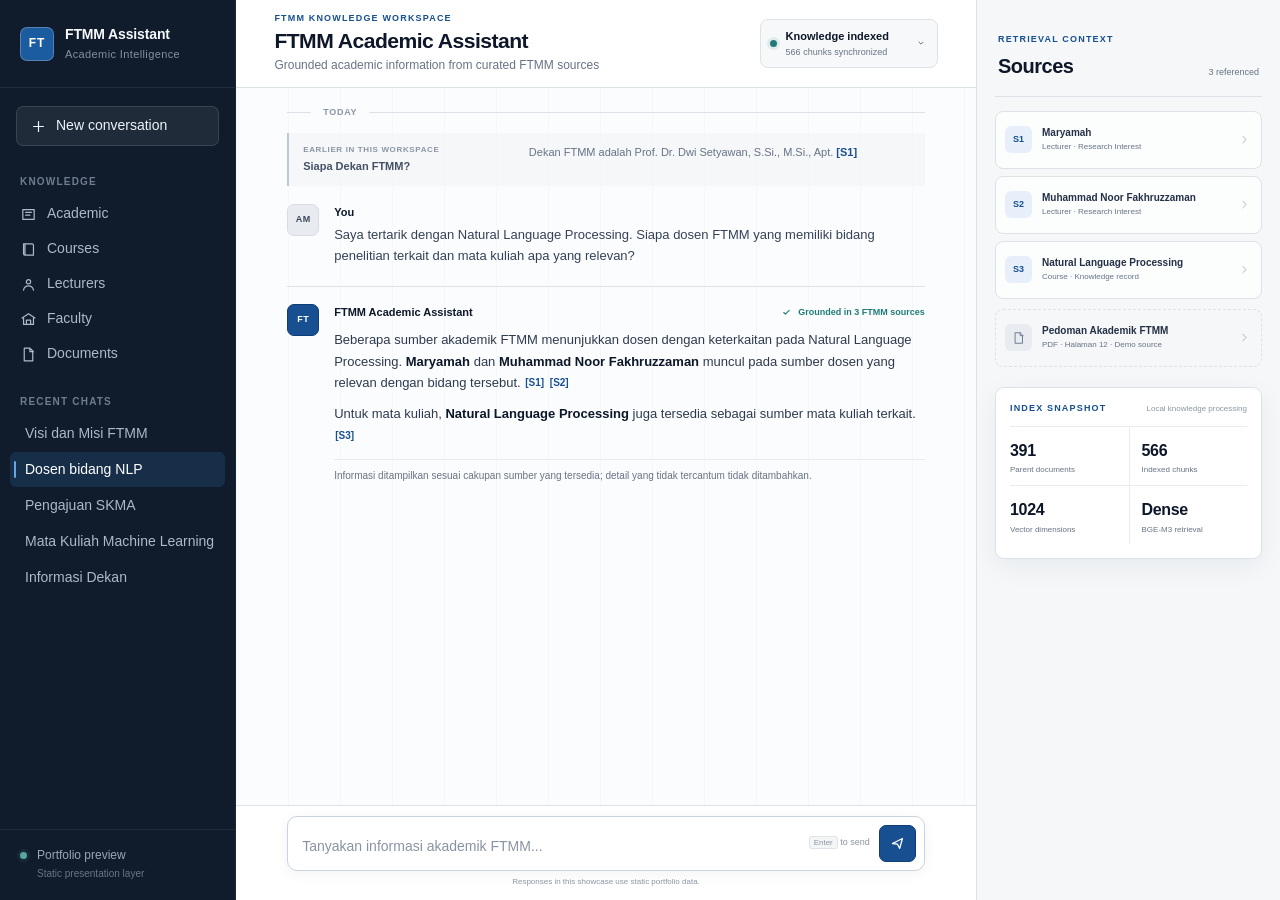
<file: portfolio-demo/index.html>
<!doctype html>
<html lang="id">
<head>
  <meta charset="utf-8">
  <meta name="viewport" content="width=device-width, initial-scale=1">
  <meta name="description" content="Static portfolio showcase for the FTMM Intelligent Academic Assistant.">
  <title>FTMM Academic Assistant — Portfolio Showcase</title>
  <link rel="stylesheet" href="styles.css">
</head>
<body>
  <!-- PORTFOLIO SHOWCASE ONLY — NO BACKEND CONNECTION -->
  <div class="app-shell">
    <aside class="sidebar" id="sidebar" aria-label="Navigasi aplikasi">
      <div class="brand">
        <div class="brand-mark" aria-hidden="true">FT</div>
        <div>
          <p class="brand-name">FTMM Assistant</p>
          <p class="brand-label">Academic Intelligence</p>
        </div>
      </div>

      <button class="new-chat" type="button" id="new-chat">
        <svg aria-hidden="true" viewBox="0 0 24 24"><path d="M12 5v14M5 12h14"/></svg>
        New conversation
      </button>

      <nav class="sidebar-nav" aria-label="Knowledge navigation">
        <p class="nav-heading">Knowledge</p>
        <a href="#" class="nav-item" data-demo-nav>
          <svg aria-hidden="true" viewBox="0 0 24 24"><path d="M4 5h16v14H4zM8 9h8M8 13h6"/></svg>
          Academic
        </a>
        <a href="#" class="nav-item" data-demo-nav>
          <svg aria-hidden="true" viewBox="0 0 24 24"><path d="M5 4h12a2 2 0 0 1 2 2v14H7a2 2 0 0 1-2-2V4Zm2 0v16"/></svg>
          Courses
        </a>
        <a href="#" class="nav-item" data-demo-nav>
          <svg aria-hidden="true" viewBox="0 0 24 24"><circle cx="12" cy="8" r="3"/><path d="M5 20c.7-4 3-6 7-6s6.3 2 7 6"/></svg>
          Lecturers
        </a>
        <a href="#" class="nav-item" data-demo-nav>
          <svg aria-hidden="true" viewBox="0 0 24 24"><path d="m3 10 9-6 9 6M5 10v9h14v-9M9 19v-6h6v6"/></svg>
          Faculty
        </a>
        <a href="#" class="nav-item" data-demo-nav>
          <svg aria-hidden="true" viewBox="0 0 24 24"><path d="M6 3h8l4 4v14H6zM14 3v5h5"/></svg>
          Documents
        </a>

        <p class="nav-heading recent-heading">Recent chats</p>
        <a href="#" class="conversation-link" data-demo-nav>Visi dan Misi FTMM</a>
        <a href="#" class="conversation-link selected" aria-current="page">Dosen bidang NLP</a>
        <a href="#" class="conversation-link" data-demo-nav>Pengajuan SKMA</a>
        <a href="#" class="conversation-link" data-demo-nav>Mata Kuliah Machine Learning</a>
        <a href="#" class="conversation-link" data-demo-nav>Informasi Dekan</a>
      </nav>

      <div class="sidebar-footer">
        <span class="footer-dot" aria-hidden="true"></span>
        <div>
          <span>Portfolio preview</span>
          <small>Static presentation layer</small>
        </div>
      </div>
    </aside>

    <button class="sidebar-scrim" id="sidebar-scrim" type="button" aria-label="Tutup navigasi"></button>

    <main class="chat-workspace">
      <header class="chat-header">
        <button class="icon-button menu-button" id="menu-button" type="button" aria-label="Buka navigasi">
          <svg aria-hidden="true" viewBox="0 0 24 24"><path d="M4 7h16M4 12h16M4 17h16"/></svg>
        </button>
        <div class="header-copy">
          <div class="eyebrow">FTMM KNOWLEDGE WORKSPACE</div>
          <h1>FTMM Academic Assistant</h1>
          <p>Grounded academic information from curated FTMM sources</p>
        </div>
        <button class="index-status" id="index-status" type="button" aria-expanded="false" aria-controls="knowledge-popover">
          <span class="status-dot" aria-hidden="true"></span>
          <span><strong>Knowledge indexed</strong><small>566 chunks synchronized</small></span>
          <svg aria-hidden="true" viewBox="0 0 24 24"><path d="m8 10 4 4 4-4"/></svg>
        </button>
        <div class="knowledge-popover" id="knowledge-popover" hidden>
          <p class="popover-title">Knowledge sources</p>
          <ul>
            <li>Courses</li><li>Lecturers</li><li>Academic information</li>
            <li>Faculty information</li><li>PDF-ready sources</li>
          </ul>
          <p>Local index snapshot · Dense retrieval</p>
        </div>
      </header>

      <section class="conversation" id="conversation" aria-live="polite">
        <div class="date-divider"><span>Today</span></div>

        <article class="prior-context" aria-label="Percakapan sebelumnya">
          <div>
            <span class="context-label">Earlier in this workspace</span>
            <p><strong>Siapa Dekan FTMM?</strong></p>
          </div>
          <p>Dekan FTMM adalah Prof. Dr. Dwi Setyawan, S.Si., M.Si., Apt. <span class="quiet-reference">[S1]</span></p>
        </article>

        <article class="message user-message">
          <div class="message-avatar user-avatar" aria-hidden="true">AM</div>
          <div class="message-body">
            <p class="message-author">You</p>
            <p>Saya tertarik dengan Natural Language Processing. Siapa dosen FTMM yang memiliki bidang penelitian terkait dan mata kuliah apa yang relevan?</p>
          </div>
        </article>

        <article class="message assistant-message">
          <div class="message-avatar assistant-avatar" aria-hidden="true">FT</div>
          <div class="message-body">
            <div class="assistant-meta">
              <p class="message-author">FTMM Academic Assistant</p>
              <span><svg aria-hidden="true" viewBox="0 0 24 24"><path d="m7 12 3 3 7-7"/></svg>Grounded in 3 FTMM sources</span>
            </div>
            <div class="answer-content">
              <p>Beberapa sumber akademik FTMM menunjukkan dosen dengan keterkaitan pada Natural Language Processing. <strong>Maryamah</strong> dan <strong>Muhammad Noor Fakhruzzaman</strong> muncul pada sumber dosen yang relevan dengan bidang tersebut. <button class="citation" type="button" data-source="source-s1" aria-label="Lihat sumber S1">[S1]</button> <button class="citation" type="button" data-source="source-s2" aria-label="Lihat sumber S2">[S2]</button></p>
              <p>Untuk mata kuliah, <strong>Natural Language Processing</strong> juga tersedia sebagai sumber mata kuliah terkait. <button class="citation" type="button" data-source="source-s3" aria-label="Lihat sumber S3">[S3]</button></p>
              <p class="answer-note">Informasi ditampilkan sesuai cakupan sumber yang tersedia; detail yang tidak tercantum tidak ditambahkan.</p>
            </div>
          </div>
        </article>
      </section>

      <footer class="composer-area">
        <form class="composer" id="composer">
          <label class="sr-only" for="question-input">Pertanyaan akademik FTMM</label>
          <textarea id="question-input" rows="1" placeholder="Tanyakan informasi akademik FTMM..." autocomplete="off"></textarea>
          <div class="composer-actions">
            <span><kbd>Enter</kbd> to send</span>
            <button class="send-button" type="submit" aria-label="Kirim pertanyaan">
              <svg aria-hidden="true" viewBox="0 0 24 24"><path d="m5 12 14-7-4 14-3-6-7-1Z"/></svg>
            </button>
          </div>
        </form>
        <p class="composer-caption">Responses in this showcase use static portfolio data.</p>
      </footer>
    </main>

    <aside class="source-panel" aria-label="Sumber jawaban">
      <div class="source-panel-header">
        <div><span class="eyebrow">RETRIEVAL CONTEXT</span><h2>Sources</h2></div>
        <span class="source-count" id="source-count">3 referenced</span>
      </div>

      <div class="source-list" id="source-list">
        <button class="source-card" id="source-s1" type="button" data-source-card>
          <span class="source-index">S1</span>
          <span class="source-copy"><strong>Maryamah</strong><small>Lecturer · Research Interest</small></span>
          <svg aria-hidden="true" viewBox="0 0 24 24"><path d="m9 6 6 6-6 6"/></svg>
        </button>
        <button class="source-card" id="source-s2" type="button" data-source-card>
          <span class="source-index">S2</span>
          <span class="source-copy"><strong>Muhammad Noor Fakhruzzaman</strong><small>Lecturer · Research Interest</small></span>
          <svg aria-hidden="true" viewBox="0 0 24 24"><path d="m9 6 6 6-6 6"/></svg>
        </button>
        <button class="source-card" id="source-s3" type="button" data-source-card>
          <span class="source-index">S3</span>
          <span class="source-copy"><strong>Natural Language Processing</strong><small>Course · Knowledge record</small></span>
          <svg aria-hidden="true" viewBox="0 0 24 24"><path d="m9 6 6 6-6 6"/></svg>
        </button>
        <button class="source-card demo-document" id="source-s4" type="button" data-source-card>
          <span class="source-index"><svg aria-hidden="true" viewBox="0 0 24 24"><path d="M6 3h8l4 4v14H6zM14 3v5h5"/></svg></span>
          <span class="source-copy"><strong>Pedoman Akademik FTMM</strong><small>PDF · Halaman 12 · Demo source</small></span>
          <svg aria-hidden="true" viewBox="0 0 24 24"><path d="m9 6 6 6-6 6"/></svg>
        </button>
      </div>

      <section class="knowledge-summary" aria-label="Status knowledge index">
        <div class="summary-heading">
          <span class="eyebrow">INDEX SNAPSHOT</span>
          <span>Local knowledge processing</span>
        </div>
        <div class="metric-grid">
          <div><strong>391</strong><span>Parent documents</span></div>
          <div><strong>566</strong><span>Indexed chunks</span></div>
          <div><strong>1024</strong><span>Vector dimensions</span></div>
          <div><strong>Dense</strong><span>BGE-M3 retrieval</span></div>
        </div>
      </section>
    </aside>
  </div>

  <script src="app.js"></script>
</body>
</html>
</file>
<file: portfolio-demo/styles.css>
/* PORTFOLIO SHOWCASE ONLY — NO BACKEND CONNECTION */

:root {
  --bg: #eef1f4;
  --surface: #ffffff;
  --surface-subtle: #f7f8fa;
  --surface-blue: #f3f7fb;
  --text: #172033;
  --text-strong: #0d1729;
  --muted: #687386;
  --muted-light: #8b95a5;
  --border: #dde2e9;
  --border-strong: #cbd3df;
  --accent: #174f91;
  --accent-strong: #0e3d77;
  --accent-soft: #e7f0fa;
  --teal: #207b78;
  --sidebar: #101b2b;
  --sidebar-text: #dbe3ee;
  --sidebar-muted: #8390a2;
  --shadow: 0 8px 28px rgba(20, 35, 55, 0.06);
  --radius: 10px;
  --sidebar-width: 236px;
  --sources-width: 304px;
  font-family: Inter, ui-sans-serif, -apple-system, BlinkMacSystemFont, "Segoe UI", sans-serif;
  color: var(--text);
  background: var(--bg);
  font-synthesis: none;
}

* {
  box-sizing: border-box;
}

html,
body {
  width: 100%;
  min-height: 100%;
  margin: 0;
}

body {
  min-width: 320px;
  background: var(--bg);
  font-size: 14px;
  line-height: 1.55;
  -webkit-font-smoothing: antialiased;
}

button,
textarea,
input {
  font: inherit;
}

button,
a {
  -webkit-tap-highlight-color: transparent;
}

button:focus-visible,
a:focus-visible,
textarea:focus-visible {
  outline: 3px solid rgba(45, 115, 190, 0.28);
  outline-offset: 2px;
}

.sr-only {
  position: absolute;
  width: 1px;
  height: 1px;
  padding: 0;
  margin: -1px;
  overflow: hidden;
  clip: rect(0, 0, 0, 0);
  white-space: nowrap;
  border: 0;
}

.app-shell {
  display: grid;
  grid-template-columns: var(--sidebar-width) minmax(560px, 1fr) var(--sources-width);
  width: 100%;
  height: 100vh;
  min-height: 680px;
  overflow: hidden;
  background: var(--surface);
}

/* Sidebar */

.sidebar {
  position: relative;
  z-index: 20;
  display: flex;
  flex-direction: column;
  min-width: 0;
  color: var(--sidebar-text);
  background: var(--sidebar);
  border-right: 1px solid rgba(255, 255, 255, 0.05);
}

.brand {
  display: flex;
  align-items: center;
  gap: 11px;
  height: 88px;
  padding: 0 20px;
  border-bottom: 1px solid rgba(255, 255, 255, 0.07);
}

.brand-mark {
  display: grid;
  width: 34px;
  height: 34px;
  place-items: center;
  color: #ffffff;
  font-size: 12px;
  font-weight: 750;
  letter-spacing: 0.08em;
  border: 1px solid rgba(255, 255, 255, 0.24);
  border-radius: 7px;
  background: #1b5b9f;
}

.brand p {
  margin: 0;
}

.brand-name {
  color: #f6f8fb;
  font-size: 14px;
  font-weight: 650;
  letter-spacing: -0.01em;
}

.brand-label {
  margin-top: 1px !important;
  color: var(--sidebar-muted);
  font-size: 11px;
  letter-spacing: 0.035em;
}

.new-chat {
  display: flex;
  align-items: center;
  gap: 9px;
  min-height: 40px;
  margin: 18px 16px 7px;
  padding: 0 13px;
  color: #edf3fa;
  cursor: pointer;
  background: rgba(255, 255, 255, 0.07);
  border: 1px solid rgba(255, 255, 255, 0.11);
  border-radius: 7px;
  transition: background 180ms ease, border-color 180ms ease;
}

.new-chat:hover {
  background: rgba(255, 255, 255, 0.11);
  border-color: rgba(255, 255, 255, 0.17);
}

.new-chat svg,
.nav-item svg {
  width: 17px;
  height: 17px;
  fill: none;
  stroke: currentColor;
  stroke-width: 1.7;
  stroke-linecap: round;
  stroke-linejoin: round;
}

.sidebar-nav {
  min-height: 0;
  padding: 8px 10px 18px;
  overflow-y: auto;
  scrollbar-width: thin;
}

.nav-heading {
  margin: 13px 10px 7px;
  color: #6f7d90;
  font-size: 10px;
  font-weight: 700;
  letter-spacing: 0.12em;
  text-transform: uppercase;
}

.recent-heading {
  margin-top: 22px;
}

.nav-item,
.conversation-link {
  display: flex;
  align-items: center;
  min-height: 35px;
  color: #aeb9c8;
  text-decoration: none;
  border-radius: 6px;
  transition: color 160ms ease, background 160ms ease;
}

.nav-item {
  gap: 10px;
  padding: 0 10px;
}

.conversation-link {
  position: relative;
  margin: 1px 0;
  padding: 7px 10px 7px 15px;
  line-height: 1.35;
}

.nav-item:hover,
.conversation-link:hover {
  color: #edf2f8;
  background: rgba(255, 255, 255, 0.045);
}

.conversation-link.selected {
  color: #ffffff;
  background: rgba(54, 121, 192, 0.2);
}

.conversation-link.selected::before {
  position: absolute;
  top: 9px;
  bottom: 9px;
  left: 4px;
  width: 2px;
  content: "";
  background: #66a5e4;
  border-radius: 1px;
}

.sidebar-footer {
  display: flex;
  align-items: flex-start;
  gap: 10px;
  margin-top: auto;
  padding: 16px 20px 19px;
  color: #9ba7b7;
  font-size: 12px;
  border-top: 1px solid rgba(255, 255, 255, 0.07);
}

.sidebar-footer small {
  display: block;
  margin-top: 1px;
  color: #687689;
  font-size: 10px;
}

.footer-dot {
  width: 7px;
  height: 7px;
  margin-top: 6px;
  background: #57a59f;
  border-radius: 50%;
  box-shadow: 0 0 0 3px rgba(87, 165, 159, 0.1);
}

.sidebar-scrim {
  display: none;
}

/* Chat workspace */

.chat-workspace {
  position: relative;
  display: grid;
  grid-template-rows: 88px minmax(0, 1fr) auto;
  min-width: 0;
  height: 100vh;
  min-height: 680px;
  background: var(--surface);
}

.chat-header {
  position: relative;
  z-index: 10;
  display: flex;
  align-items: center;
  gap: 16px;
  padding: 0 clamp(24px, 3vw, 44px);
  background: rgba(255, 255, 255, 0.97);
  border-bottom: 1px solid var(--border);
}

.header-copy {
  min-width: 0;
}

.eyebrow {
  color: var(--accent);
  font-size: 9px;
  font-weight: 750;
  letter-spacing: 0.13em;
  text-transform: uppercase;
}

.header-copy h1 {
  margin: 2px 0 0;
  color: var(--text-strong);
  font-size: clamp(18px, 1.65vw, 23px);
  font-weight: 680;
  line-height: 1.25;
  letter-spacing: -0.025em;
}

.header-copy p {
  margin: 2px 0 0;
  color: var(--muted);
  font-size: 12px;
  white-space: nowrap;
}

.index-status {
  display: flex;
  align-items: center;
  gap: 9px;
  min-width: 178px;
  margin-left: auto;
  padding: 8px 9px;
  color: var(--text);
  text-align: left;
  cursor: pointer;
  background: var(--surface-subtle);
  border: 1px solid var(--border);
  border-radius: 8px;
  transition: border-color 180ms ease, background 180ms ease;
}

.index-status:hover {
  background: #f2f5f8;
  border-color: var(--border-strong);
}

.index-status strong,
.index-status small {
  display: block;
}

.index-status strong {
  color: var(--text-strong);
  font-size: 11px;
  font-weight: 650;
}

.index-status small {
  margin-top: 1px;
  color: var(--muted);
  font-size: 9px;
}

.status-dot {
  flex: 0 0 auto;
  width: 7px;
  height: 7px;
  background: var(--teal);
  border-radius: 50%;
  box-shadow: 0 0 0 3px rgba(32, 123, 120, 0.1);
}

.index-status > svg {
  width: 14px;
  height: 14px;
  margin-left: auto;
  fill: none;
  stroke: var(--muted);
  stroke-width: 1.7;
}

.knowledge-popover {
  position: absolute;
  top: 74px;
  right: clamp(24px, 3vw, 44px);
  z-index: 30;
  width: 248px;
  padding: 15px 16px;
  background: var(--surface);
  border: 1px solid var(--border);
  border-radius: 9px;
  box-shadow: 0 16px 44px rgba(15, 31, 52, 0.14);
}

.popover-title {
  margin: 0 0 9px;
  color: var(--text-strong);
  font-size: 12px;
  font-weight: 680;
}

.knowledge-popover ul {
  display: grid;
  grid-template-columns: 1fr 1fr;
  gap: 6px 12px;
  padding: 0;
  margin: 0;
  color: var(--text);
  font-size: 10px;
  list-style: none;
}

.knowledge-popover li::before {
  margin-right: 6px;
  color: var(--teal);
  content: "•";
}

.knowledge-popover > p:last-child {
  padding-top: 9px;
  margin: 10px 0 0;
  color: var(--muted);
  font-size: 9px;
  border-top: 1px solid var(--border);
}

.icon-button {
  display: grid;
  width: 36px;
  height: 36px;
  padding: 0;
  place-items: center;
  cursor: pointer;
  background: transparent;
  border: 1px solid var(--border);
  border-radius: 7px;
}

.icon-button svg {
  width: 18px;
  height: 18px;
  fill: none;
  stroke: currentColor;
  stroke-width: 1.7;
  stroke-linecap: round;
}

.menu-button {
  display: none;
}

.conversation {
  min-height: 0;
  padding: 18px clamp(28px, 4vw, 58px) 12px;
  overflow-y: auto;
  background-color: #fbfcfd;
  background-image: linear-gradient(to right, rgba(35, 59, 88, 0.025) 1px, transparent 1px);
  background-size: 52px 100%;
  scroll-behavior: smooth;
}

.date-divider {
  display: flex;
  align-items: center;
  gap: 12px;
  max-width: 760px;
  margin: 0 auto 13px;
  color: var(--muted-light);
  font-size: 9px;
  font-weight: 650;
  letter-spacing: 0.08em;
  text-transform: uppercase;
}

.date-divider::before,
.date-divider::after {
  height: 1px;
  content: "";
  background: var(--border);
}

.date-divider::before {
  width: 24px;
}

.date-divider::after {
  flex: 1;
}

.prior-context {
  display: grid;
  grid-template-columns: minmax(150px, 0.7fr) minmax(220px, 1.3fr);
  gap: 20px;
  max-width: 760px;
  margin: 0 auto 18px;
  padding: 11px 14px;
  color: var(--muted);
  font-size: 11px;
  background: rgba(242, 245, 248, 0.7);
  border-left: 2px solid #bcc8d6;
}

.prior-context p {
  margin: 0;
}

.prior-context strong {
  color: #445064;
  font-weight: 600;
}

.context-label {
  display: block;
  margin-bottom: 2px;
  color: var(--muted-light);
  font-size: 8px;
  font-weight: 700;
  letter-spacing: 0.08em;
  text-transform: uppercase;
}

.quiet-reference {
  color: var(--accent);
  font-weight: 650;
}

.message {
  display: grid;
  grid-template-columns: 34px minmax(0, 1fr);
  gap: 13px;
  max-width: 760px;
  margin-right: auto;
  margin-left: auto;
}

.message + .message {
  margin-top: 19px;
}

.message-avatar {
  display: grid;
  width: 32px;
  height: 32px;
  place-items: center;
  font-size: 9px;
  font-weight: 750;
  letter-spacing: 0.04em;
  border-radius: 7px;
}

.user-avatar {
  color: #3a4659;
  background: #e8ebef;
  border: 1px solid #d8dde4;
}

.assistant-avatar {
  color: #ffffff;
  background: var(--accent);
  border: 1px solid var(--accent-strong);
}

.message-body {
  min-width: 0;
}

.message-author {
  margin: 0 0 4px;
  color: var(--text-strong);
  font-size: 11px;
  font-weight: 680;
}

.user-message .message-body > p:last-child {
  margin: 0;
  color: #354157;
  font-size: 13px;
  line-height: 1.6;
}

.assistant-message {
  padding-top: 17px;
  border-top: 1px solid var(--border);
}

.assistant-meta {
  display: flex;
  align-items: center;
  justify-content: space-between;
  gap: 12px;
  margin-bottom: 8px;
}

.assistant-meta .message-author {
  margin: 0;
}

.assistant-meta > span {
  display: flex;
  align-items: center;
  gap: 5px;
  color: var(--teal);
  font-size: 9px;
  font-weight: 620;
}

.assistant-meta svg {
  width: 13px;
  height: 13px;
  fill: none;
  stroke: currentColor;
  stroke-width: 2;
  stroke-linecap: round;
  stroke-linejoin: round;
}

.answer-content {
  color: #2e3a4e;
  font-size: 13px;
  line-height: 1.67;
}

.answer-content p {
  margin: 0 0 9px;
}

.answer-content strong {
  color: var(--text-strong);
  font-weight: 650;
}

.answer-content .answer-note {
  padding-top: 8px;
  margin: 12px 0 0;
  color: var(--muted);
  font-size: 10px;
  border-top: 1px solid #e8ebef;
}

.citation {
  display: inline;
  padding: 0 1px;
  color: var(--accent);
  font-size: 10px;
  font-weight: 720;
  line-height: inherit;
  vertical-align: 1px;
  cursor: pointer;
  background: transparent;
  border: 0;
  border-radius: 3px;
  transition: color 160ms ease, background 160ms ease;
}

.citation:hover,
.citation.active {
  color: var(--accent-strong);
  background: var(--accent-soft);
}

.loading-message .message-body {
  padding-top: 2px;
}

.loading-label {
  color: var(--muted);
  font-size: 11px;
}

.loading-dots {
  display: inline-flex;
  gap: 3px;
  margin-left: 4px;
}

.loading-dots i {
  width: 4px;
  height: 4px;
  background: #8995a6;
  border-radius: 50%;
  animation: dot-pulse 900ms infinite ease-in-out;
}

.loading-dots i:nth-child(2) { animation-delay: 130ms; }
.loading-dots i:nth-child(3) { animation-delay: 260ms; }

@keyframes dot-pulse {
  0%, 70%, 100% { opacity: 0.3; transform: translateY(0); }
  35% { opacity: 1; transform: translateY(-2px); }
}

/* Composer */

.composer-area {
  padding: 10px clamp(28px, 4vw, 58px) 12px;
  background: var(--surface);
  border-top: 1px solid var(--border);
}

.composer {
  display: grid;
  grid-template-columns: minmax(0, 1fr) auto;
  align-items: end;
  max-width: 760px;
  min-height: 54px;
  margin: 0 auto;
  padding: 8px 8px 8px 14px;
  background: var(--surface);
  border: 1px solid var(--border-strong);
  border-radius: 10px;
  box-shadow: 0 3px 14px rgba(20, 35, 55, 0.05);
  transition: border-color 180ms ease, box-shadow 180ms ease;
}

.composer:focus-within {
  border-color: #7da7d3;
  box-shadow: 0 0 0 3px rgba(23, 79, 145, 0.07);
}

.composer textarea {
  width: 100%;
  max-height: 100px;
  padding: 7px 10px 5px 0;
  color: var(--text);
  line-height: 1.45;
  resize: none;
  background: transparent;
  border: 0;
  outline: 0;
}

.composer textarea::placeholder {
  color: #8993a2;
}

.composer-actions {
  display: flex;
  align-items: center;
  gap: 9px;
}

.composer-actions > span {
  color: var(--muted-light);
  font-size: 9px;
  white-space: nowrap;
}

kbd {
  padding: 1px 4px;
  font-family: inherit;
  font-size: 8px;
  background: #f4f5f7;
  border: 1px solid #dfe3e8;
  border-radius: 3px;
}

.send-button {
  display: grid;
  width: 37px;
  height: 37px;
  padding: 0;
  place-items: center;
  color: #ffffff;
  cursor: pointer;
  background: var(--accent);
  border: 1px solid var(--accent-strong);
  border-radius: 7px;
  transition: background 170ms ease, transform 170ms ease;
}

.send-button:hover {
  background: var(--accent-strong);
  transform: translateY(-1px);
}

.send-button svg {
  width: 17px;
  height: 17px;
  fill: none;
  stroke: currentColor;
  stroke-width: 1.8;
  stroke-linecap: round;
  stroke-linejoin: round;
}

.composer-caption {
  max-width: 760px;
  margin: 5px auto 0;
  color: var(--muted-light);
  font-size: 8px;
  text-align: center;
}

/* Source panel */

.source-panel {
  min-width: 0;
  height: 100vh;
  min-height: 680px;
  padding: 27px 18px 20px;
  overflow-y: auto;
  background: #f5f7f9;
  border-left: 1px solid var(--border);
}

.source-panel-header {
  display: flex;
  align-items: flex-end;
  justify-content: space-between;
  gap: 10px;
  padding: 0 3px 14px;
  border-bottom: 1px solid var(--border);
}

.source-panel h2 {
  margin: 2px 0 0;
  color: var(--text-strong);
  font-size: 20px;
  font-weight: 680;
  letter-spacing: -0.025em;
}

.source-count {
  margin-bottom: 2px;
  color: var(--muted);
  font-size: 9px;
}

.source-list {
  display: grid;
  gap: 7px;
  padding: 14px 0 16px;
}

.source-card {
  display: grid;
  grid-template-columns: 28px minmax(0, 1fr) 14px;
  gap: 9px;
  align-items: center;
  width: 100%;
  min-height: 58px;
  padding: 9px 9px;
  color: var(--text);
  text-align: left;
  cursor: pointer;
  background: rgba(255, 255, 255, 0.72);
  border: 1px solid var(--border);
  border-radius: 8px;
  transition: border-color 180ms ease, background 180ms ease, box-shadow 180ms ease, transform 180ms ease;
}

.source-card:hover {
  background: #ffffff;
  border-color: #c6d0dc;
  transform: translateY(-1px);
}

.source-card.highlighted {
  background: #ffffff;
  border-color: #6e9cca;
  box-shadow: 0 0 0 3px rgba(23, 79, 145, 0.07);
}

.source-index {
  display: grid;
  width: 27px;
  height: 27px;
  place-items: center;
  color: var(--accent);
  font-size: 9px;
  font-weight: 750;
  background: var(--accent-soft);
  border-radius: 6px;
}

.source-index svg {
  width: 14px;
  height: 14px;
  fill: none;
  stroke: currentColor;
  stroke-width: 1.6;
  stroke-linecap: round;
  stroke-linejoin: round;
}

.source-copy {
  min-width: 0;
}

.source-copy strong,
.source-copy small {
  display: block;
}

.source-copy strong {
  overflow: hidden;
  color: #243046;
  font-size: 10px;
  font-weight: 650;
  line-height: 1.3;
  text-overflow: ellipsis;
  white-space: nowrap;
}

.source-copy small {
  margin-top: 3px;
  overflow: hidden;
  color: var(--muted);
  font-size: 8px;
  line-height: 1.3;
  text-overflow: ellipsis;
  white-space: nowrap;
}

.source-card > svg {
  width: 13px;
  height: 13px;
  fill: none;
  stroke: #a2abb8;
  stroke-width: 1.6;
  stroke-linecap: round;
  stroke-linejoin: round;
}

.demo-document {
  margin-top: 3px;
  background: transparent;
  border-style: dashed;
}

.demo-document .source-index {
  color: #67758a;
  background: #e8ebef;
}

.knowledge-summary {
  padding: 14px;
  margin-top: 4px;
  background: #ffffff;
  border: 1px solid var(--border);
  border-radius: 9px;
  box-shadow: var(--shadow);
}

.summary-heading {
  display: flex;
  align-items: baseline;
  justify-content: space-between;
  gap: 6px;
  padding-bottom: 10px;
  border-bottom: 1px solid #e8ebef;
}

.summary-heading > span:last-child {
  color: var(--muted-light);
  font-size: 8px;
}

.metric-grid {
  display: grid;
  grid-template-columns: 1fr 1fr;
}

.metric-grid > div {
  padding: 12px 8px 8px 0;
}

.metric-grid > div:nth-child(even) {
  padding-left: 12px;
  border-left: 1px solid #e8ebef;
}

.metric-grid > div:nth-child(n + 3) {
  border-top: 1px solid #e8ebef;
}

.metric-grid strong,
.metric-grid span {
  display: block;
}

.metric-grid strong {
  color: var(--text-strong);
  font-size: 16px;
  font-weight: 690;
  letter-spacing: -0.02em;
}

.metric-grid span {
  margin-top: 1px;
  color: var(--muted);
  font-size: 8px;
}

/* Responsive */

@media (max-width: 1120px) {
  :root {
    --sidebar-width: 214px;
    --sources-width: 270px;
  }

  .chat-header,
  .conversation,
  .composer-area {
    padding-right: 24px;
    padding-left: 24px;
  }

  .index-status {
    min-width: 0;
  }

  .index-status small {
    display: none;
  }
}

@media (max-width: 900px) {
  .app-shell {
    grid-template-columns: minmax(0, 1fr) 270px;
  }

  .sidebar {
    position: fixed;
    inset: 0 auto 0 0;
    width: 236px;
    transform: translateX(-100%);
    transition: transform 200ms ease;
  }

  body.sidebar-open .sidebar {
    transform: translateX(0);
  }

  .sidebar-scrim {
    position: fixed;
    inset: 0;
    z-index: 15;
    display: block;
    visibility: hidden;
    padding: 0;
    cursor: pointer;
    background: rgba(9, 18, 31, 0.42);
    border: 0;
    opacity: 0;
    transition: opacity 200ms ease, visibility 200ms ease;
  }

  body.sidebar-open .sidebar-scrim {
    visibility: visible;
    opacity: 1;
  }

  .menu-button {
    display: grid;
    flex: 0 0 auto;
  }
}

@media (max-width: 720px) {
  .app-shell {
    display: block;
    height: auto;
    overflow: visible;
  }

  .chat-workspace,
  .source-panel {
    height: auto;
    min-height: 0;
  }

  .chat-workspace {
    grid-template-rows: 76px auto auto;
  }

  .chat-header {
    position: sticky;
    top: 0;
    height: 76px;
    padding: 0 16px;
  }

  .header-copy .eyebrow,
  .header-copy p,
  .index-status span:not(.status-dot),
  .index-status > svg {
    display: none;
  }

  .header-copy h1 {
    margin: 0;
    font-size: 17px;
  }

  .index-status {
    min-width: 34px;
    width: 34px;
    height: 34px;
    padding: 0;
    justify-content: center;
  }

  .knowledge-popover {
    top: 65px;
    right: 16px;
  }

  .conversation {
    min-height: 540px;
    padding: 20px 17px 28px;
    overflow: visible;
  }

  .prior-context {
    grid-template-columns: 1fr;
    gap: 5px;
  }

  .message {
    grid-template-columns: 30px minmax(0, 1fr);
    gap: 10px;
  }

  .message-avatar {
    width: 29px;
    height: 29px;
  }

  .assistant-meta {
    align-items: flex-start;
    flex-direction: column;
    gap: 4px;
  }

  .composer-area {
    position: sticky;
    bottom: 0;
    z-index: 9;
    padding: 9px 12px 10px;
  }

  .composer-actions > span,
  .composer-caption {
    display: none;
  }

  .source-panel {
    padding: 24px 17px 30px;
    border-top: 1px solid var(--border);
    border-left: 0;
  }

  .source-list,
  .knowledge-summary {
    max-width: 560px;
    margin-right: auto;
    margin-left: auto;
  }
}

@media (prefers-reduced-motion: reduce) {
  *,
  *::before,
  *::after {
    scroll-behavior: auto !important;
    animation-duration: 0.01ms !important;
    animation-iteration-count: 1 !important;
    transition-duration: 0.01ms !important;
  }
}

body.portfolio-shot textarea {
  caret-color: transparent;
}

body.portfolio-shot .loading-dots {
  display: none;
}
</file>
